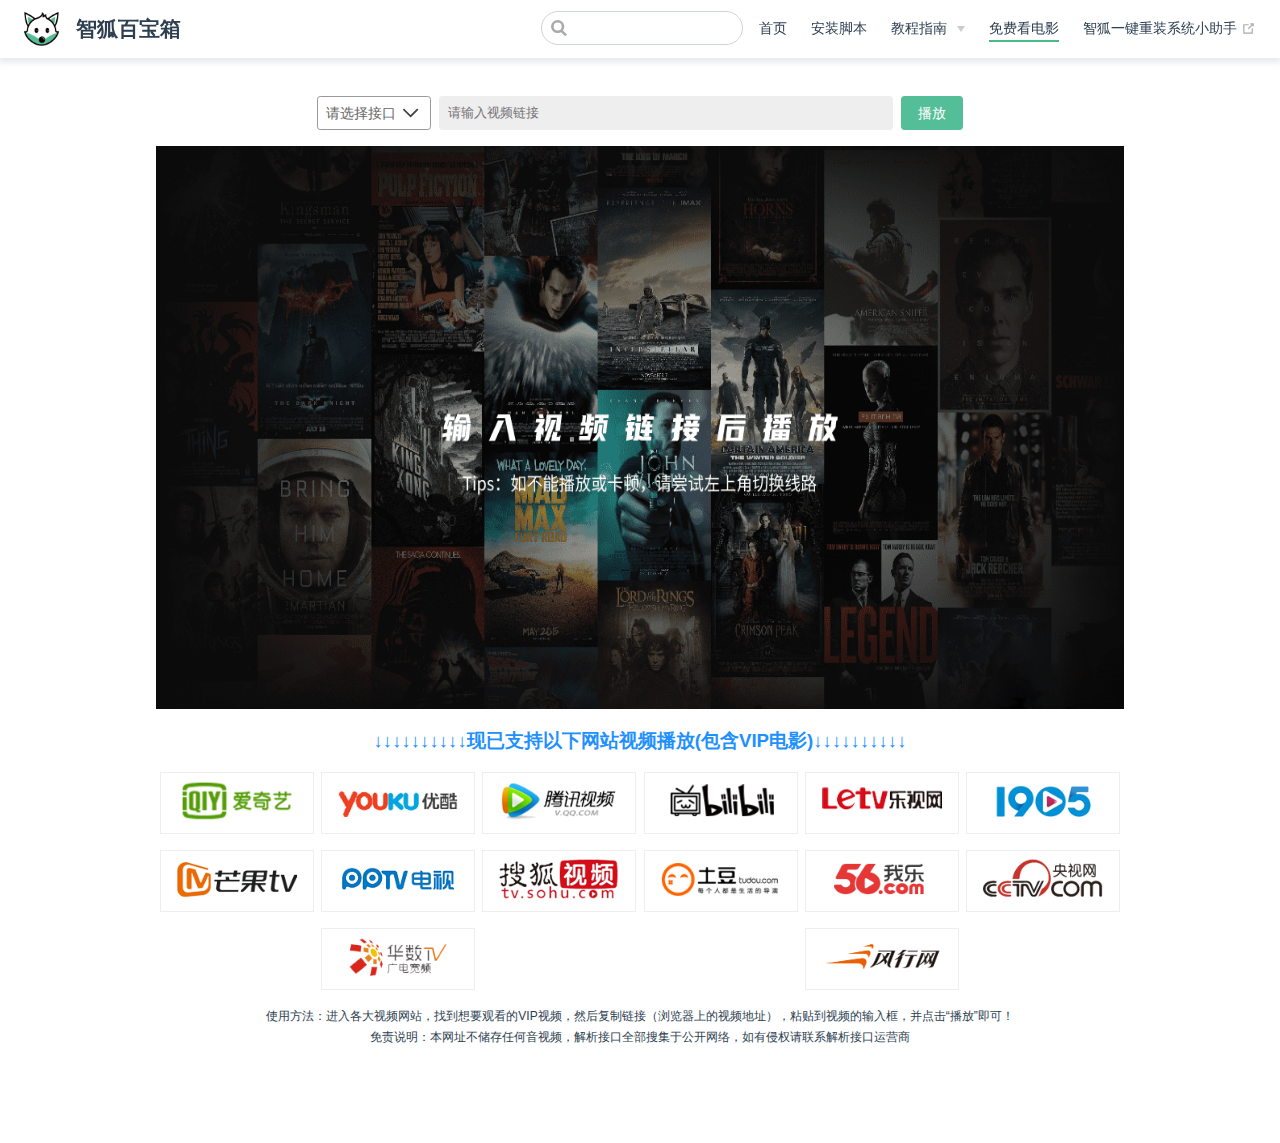
<file: player.html>
<!DOCTYPE html>
<html lang="en-US">
  <head>
    <meta charset="utf-8">
    <meta name="viewport" content="width=device-width,initial-scale=1">
    <title>智狐百宝箱</title>
    <meta name="generator" content="VuePress 1.9.7">
    <link rel="icon" href="/logo.png">
    <script>
	var _hmt = _hmt || [];
    (function() {
    var hm = document.createElement("script");
    hm.src = "https://hm.baidu.com/hm.js?c7ceb59ab32f39f27e928105876bbd34";
    var s = document.getElementsByTagName("script")[0]; 
    s.parentNode.insertBefore(hm, s);
    })();
	 </script>
    <script data-ad-client="ca-pub-7372682243948379" async="true" src="https://pagead2.googlesyndication.com/pagead/js/adsbygoogle.js"></script>
    <meta name="description" content="油猴脚本，greasyfork.org，百度文库文档免费下载，全网VIP视频解析无广告播放，支持B站大会员番剧、视频批量下载，全网独创自由选择自动解析接口|短视频无水印下载|淘宝、天猫、京东优惠券查询">
    
    <link rel="preload" href="/assets/css/0.styles.c6ec1825.css" as="style"><link rel="preload" href="/assets/js/app.c62d8f0b.js" as="script"><link rel="preload" href="/assets/js/2.ef1186b0.js" as="script"><link rel="preload" href="/assets/js/3.480edbaa.js" as="script"><link rel="prefetch" href="/assets/js/10.b3722503.js"><link rel="prefetch" href="/assets/js/11.4fe23131.js"><link rel="prefetch" href="/assets/js/12.8bf56343.js"><link rel="prefetch" href="/assets/js/13.3c384258.js"><link rel="prefetch" href="/assets/js/14.d8205151.js"><link rel="prefetch" href="/assets/js/15.2e3418a4.js"><link rel="prefetch" href="/assets/js/16.95e5336f.js"><link rel="prefetch" href="/assets/js/17.6efc07f5.js"><link rel="prefetch" href="/assets/js/18.83c0a5d6.js"><link rel="prefetch" href="/assets/js/19.20fd60ec.js"><link rel="prefetch" href="/assets/js/20.482cb277.js"><link rel="prefetch" href="/assets/js/21.4cc15245.js"><link rel="prefetch" href="/assets/js/22.d5c0c2cc.js"><link rel="prefetch" href="/assets/js/23.e5f22b48.js"><link rel="prefetch" href="/assets/js/24.70adf4b7.js"><link rel="prefetch" href="/assets/js/4.12cbd420.js"><link rel="prefetch" href="/assets/js/5.fd08232b.js"><link rel="prefetch" href="/assets/js/6.7dd43dd7.js"><link rel="prefetch" href="/assets/js/7.ca5b9b31.js"><link rel="prefetch" href="/assets/js/8.d556e98f.js"><link rel="prefetch" href="/assets/js/9.3d9ea9ea.js">
    <link rel="stylesheet" href="/assets/css/0.styles.c6ec1825.css">
  </head>
  <body>
    <div id="app" data-server-rendered="true"><div class="theme-container no-sidebar"><header class="navbar"><div class="sidebar-button"><svg xmlns="http://www.w3.org/2000/svg" aria-hidden="true" role="img" viewBox="0 0 448 512" class="icon"><path fill="currentColor" d="M436 124H12c-6.627 0-12-5.373-12-12V80c0-6.627 5.373-12 12-12h424c6.627 0 12 5.373 12 12v32c0 6.627-5.373 12-12 12zm0 160H12c-6.627 0-12-5.373-12-12v-32c0-6.627 5.373-12 12-12h424c6.627 0 12 5.373 12 12v32c0 6.627-5.373 12-12 12zm0 160H12c-6.627 0-12-5.373-12-12v-32c0-6.627 5.373-12 12-12h424c6.627 0 12 5.373 12 12v32c0 6.627-5.373 12-12 12z"></path></svg></div> <a href="/" class="home-link router-link-active"><img src="/logo.png" alt="智狐百宝箱" class="logo"> <span class="site-name can-hide">智狐百宝箱</span></a> <div class="links"><div class="search-box"><input aria-label="Search" autocomplete="off" spellcheck="false" value=""> <!----></div> <nav class="nav-links can-hide"><div class="nav-item"><a href="/" class="nav-link">
    首页
  </a></div><div class="nav-item"><a href="/install/video.html" class="nav-link">
    安装脚本
  </a></div><div class="nav-item"><div class="dropdown-wrapper"><button type="button" aria-label="教程指南" class="dropdown-title"><span class="title">教程指南</span> <span class="arrow down"></span></button> <button type="button" aria-label="教程指南" class="mobile-dropdown-title"><span class="title">教程指南</span> <span class="arrow right"></span></button> <ul class="nav-dropdown" style="display:none;"><li class="dropdown-item"><!----> <a href="/help/video/Video.html" class="nav-link">
    全网VIP视频脚本
  </a></li><li class="dropdown-item"><!----> <a href="/help/wenku/down.html" class="nav-link">
    百度文库脚本
  </a></li><li class="dropdown-item"><!----> <a href="/help/kuake/browser.html" class="nav-link">
    夸克直链下载脚本
  </a></li></ul></div></div><div class="nav-item"><a href="/player.html" aria-current="page" class="nav-link router-link-exact-active router-link-active">
    免费看电影
  </a></div><div class="nav-item"><a href="https://www.zhihupe.com" target="_blank" rel="noopener noreferrer" class="nav-link external">
    智狐一键重装系统小助手
    <span><svg xmlns="http://www.w3.org/2000/svg" aria-hidden="true" focusable="false" x="0px" y="0px" viewBox="0 0 100 100" width="15" height="15" class="icon outbound"><path fill="currentColor" d="M18.8,85.1h56l0,0c2.2,0,4-1.8,4-4v-32h-8v28h-48v-48h28v-8h-32l0,0c-2.2,0-4,1.8-4,4v56C14.8,83.3,16.6,85.1,18.8,85.1z"></path> <polygon fill="currentColor" points="45.7,48.7 51.3,54.3 77.2,28.5 77.2,37.2 85.2,37.2 85.2,14.9 62.8,14.9 62.8,22.9 71.5,22.9"></polygon></svg> <span class="sr-only">(opens new window)</span></span></a></div> <!----></nav></div></header> <div class="sidebar-mask"></div> <aside class="sidebar"><nav class="nav-links"><div class="nav-item"><a href="/" class="nav-link">
    首页
  </a></div><div class="nav-item"><a href="/install/video.html" class="nav-link">
    安装脚本
  </a></div><div class="nav-item"><div class="dropdown-wrapper"><button type="button" aria-label="教程指南" class="dropdown-title"><span class="title">教程指南</span> <span class="arrow down"></span></button> <button type="button" aria-label="教程指南" class="mobile-dropdown-title"><span class="title">教程指南</span> <span class="arrow right"></span></button> <ul class="nav-dropdown" style="display:none;"><li class="dropdown-item"><!----> <a href="/help/video/Video.html" class="nav-link">
    全网VIP视频脚本
  </a></li><li class="dropdown-item"><!----> <a href="/help/wenku/down.html" class="nav-link">
    百度文库脚本
  </a></li><li class="dropdown-item"><!----> <a href="/help/kuake/browser.html" class="nav-link">
    夸克直链下载脚本
  </a></li></ul></div></div><div class="nav-item"><a href="/player.html" aria-current="page" class="nav-link router-link-exact-active router-link-active">
    免费看电影
  </a></div><div class="nav-item"><a href="https://www.zhihupe.com" target="_blank" rel="noopener noreferrer" class="nav-link external">
    智狐一键重装系统小助手
    <span><svg xmlns="http://www.w3.org/2000/svg" aria-hidden="true" focusable="false" x="0px" y="0px" viewBox="0 0 100 100" width="15" height="15" class="icon outbound"><path fill="currentColor" d="M18.8,85.1h56l0,0c2.2,0,4-1.8,4-4v-32h-8v28h-48v-48h28v-8h-32l0,0c-2.2,0-4,1.8-4,4v56C14.8,83.3,16.6,85.1,18.8,85.1z"></path> <polygon fill="currentColor" points="45.7,48.7 51.3,54.3 77.2,28.5 77.2,37.2 85.2,37.2 85.2,14.9 62.8,14.9 62.8,22.9 71.5,22.9"></polygon></svg> <span class="sr-only">(opens new window)</span></span></a></div> <!----></nav>  <!----> </aside> <div class="play-main"><div class="inu-line"><div class="selectBox"><div class="selectBox_show"><i class="icon icon_arrowDown"></i> <p title="请选择">请选择接口</p> <input type="hidden" name="unit"></div> <div class="selectBox_list" style="display:none;"><div class="selectBox_listLi active">
                        请选择接口
                    </div><div class="selectBox_listLi">
                        m3u8解析
                    </div><div class="selectBox_listLi">
                        1907解析
                    </div><div class="selectBox_listLi">
                        Player-JY
                    </div><div class="selectBox_listLi">
                        OK解析
                    </div><div class="selectBox_listLi">
                        虾米解析
                    </div><div class="selectBox_listLi">
                        BL解析
                    </div><div class="selectBox_listLi">
                        Parwix解析
                    </div><div class="selectBox_listLi">
                        盘古解析
                    </div><div class="selectBox_listLi">
                        夜幕解析
                    </div><div class="selectBox_listLi">
                        乐多解析
                    </div><div class="selectBox_listLi">
                        云解析
                    </div><div class="selectBox_listLi">
                        人人迷解析
                    </div><div class="selectBox_listLi">
                        mmkv解析
                    </div><div class="selectBox_listLi">
                        千禧解析
                    </div><div class="selectBox_listLi">
                        ckplayer解析
                    </div><div class="selectBox_listLi">
                        ckmov解析
                    </div><div class="selectBox_listLi">
                        1717解析
                    </div><div class="selectBox_listLi">
                        H8解析
                    </div><div class="selectBox_listLi">
                        解析啦
                    </div><div class="selectBox_listLi">
                        MaoPlayer
                    </div><div class="selectBox_listLi">
                        老板解析
                    </div><div class="selectBox_listLi">
                        盖世解析
                    </div><div class="selectBox_listLi">
                        盘古云解析
                    </div><div class="selectBox_listLi">
                        CK解析
                    </div><div class="selectBox_listLi">
                        4K解析
                    </div><div class="selectBox_listLi">
                        YP解析
                    </div><div class="selectBox_listLi">
                        8090解析
                    </div><div class="selectBox_listLi">
                        Playm3u8解析
                    </div><div class="selectBox_listLi">
                        无名解析
                    </div><div class="selectBox_listLi">
                        思古解析
                    </div></div></div> <input placeholder="请输入视频链接" value=""> <bottom class="btn">播放</bottom></div> <div class="player"><img src="/images/1.png" style="-webkit-user-select: none;"></div> <strong><p style="color: rgb(30, 144, 255); font-size: 14pt; text-align: center;margin:1rem;">
                ↓↓↓↓↓↓↓↓↓↓现已支持以下网站视频播放(包含VIP电影)↓↓↓↓↓↓↓↓↓↓</p></strong> <div class="logos_lists"><div><a href="https://www.iqiyi.com/" target="_blank"><img src="/images/tv_logo/iqiyilogo.png"></a></div> <div><a href="https://www.youku.com/" target="_blank"><img src="/images/tv_logo/youkulogo.png"></a></div> <div><a href="http://v.qq.com/" target="_blank"><img src="/images/tv_logo/qqlogo.png"></a></div> <div><a href="http://www.bilibili.com/" target="_blank"><img src="/images/tv_logo/bilibili.png"></a></div> <div><a href="http://www.le.com/" target="_blank"><img src="/images/tv_logo/letvlogo.png"></a></div> <div><a href="https://www.1905.com/vod/" target="_blank"><img src="/images/tv_logo/1905logo.png"></a></div> <div><a href="http://www.mgtv.com/" target="_blank"><img src="/images/tv_logo/hunantvlogo.png"></a></div> <div><a href="http://www.pptv.com/" target="_blank"><img src="/images/tv_logo/pptv.png"></a></div> <div><a href="http://tv.sohu.com/" target="_blank"><img src="/images/tv_logo/sohulogo.png"></a></div> <div><a href="http://www.tudou.com/" target="_blank"><img src="/images/tv_logo/tudoulogo.png"></a></div> <div><a href="http://www.56.com/" target="_blank"><img src="/images/tv_logo/56logo.png"></a></div> <div><a href="https://tv.cctv.com/" target="_blank"><img src="/images/tv_logo/cntvlogo.png"></a></div> <div><a href="http://www.wasu.cn/" target="_blank"><img src="/images/tv_logo/wasulogo.png"></a></div> <div><a href="http://www.fun.tv/" target="_blank"><img src="/images/tv_logo/fengxing.png"></a></div></div> <p style="font-size:12px;text-align:center;margin: 0 1rem;">
            使用方法：进入各大视频网站，找到想要观看的VIP视频，然后复制链接（浏览器上的视频地址），粘贴到视频的输入框，并点击“播放”即可！</p> <p style="font-size:12px;text-align:center;margin: 0 1rem;">免责说明：本网址不储存任何音视频，解析接口全部搜集于公开网络，如有侵权请联系解析接口运营商</p></div></div><div class="global-ui"></div></div>
    <script src="/assets/js/app.c62d8f0b.js" defer></script><script src="/assets/js/2.ef1186b0.js" defer></script><script src="/assets/js/3.480edbaa.js" defer></script>
  </body>
</html>
</file>
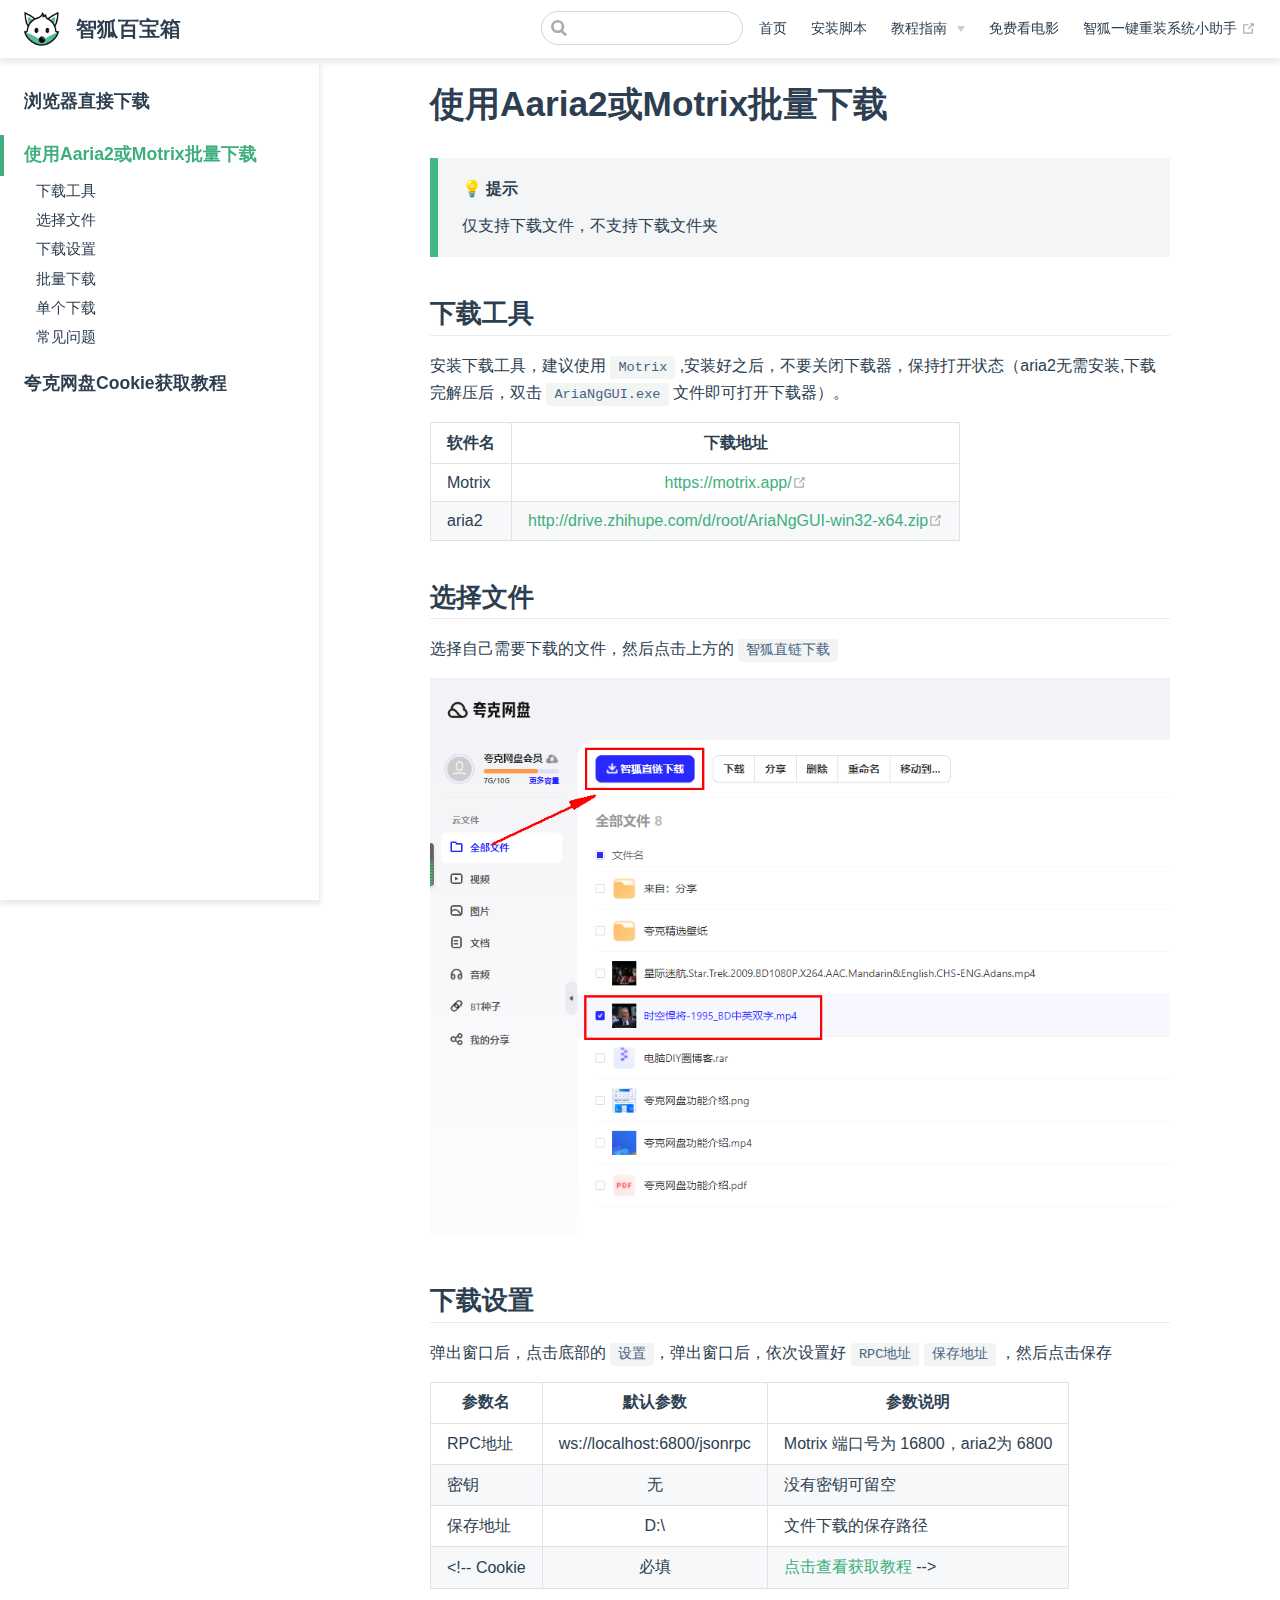
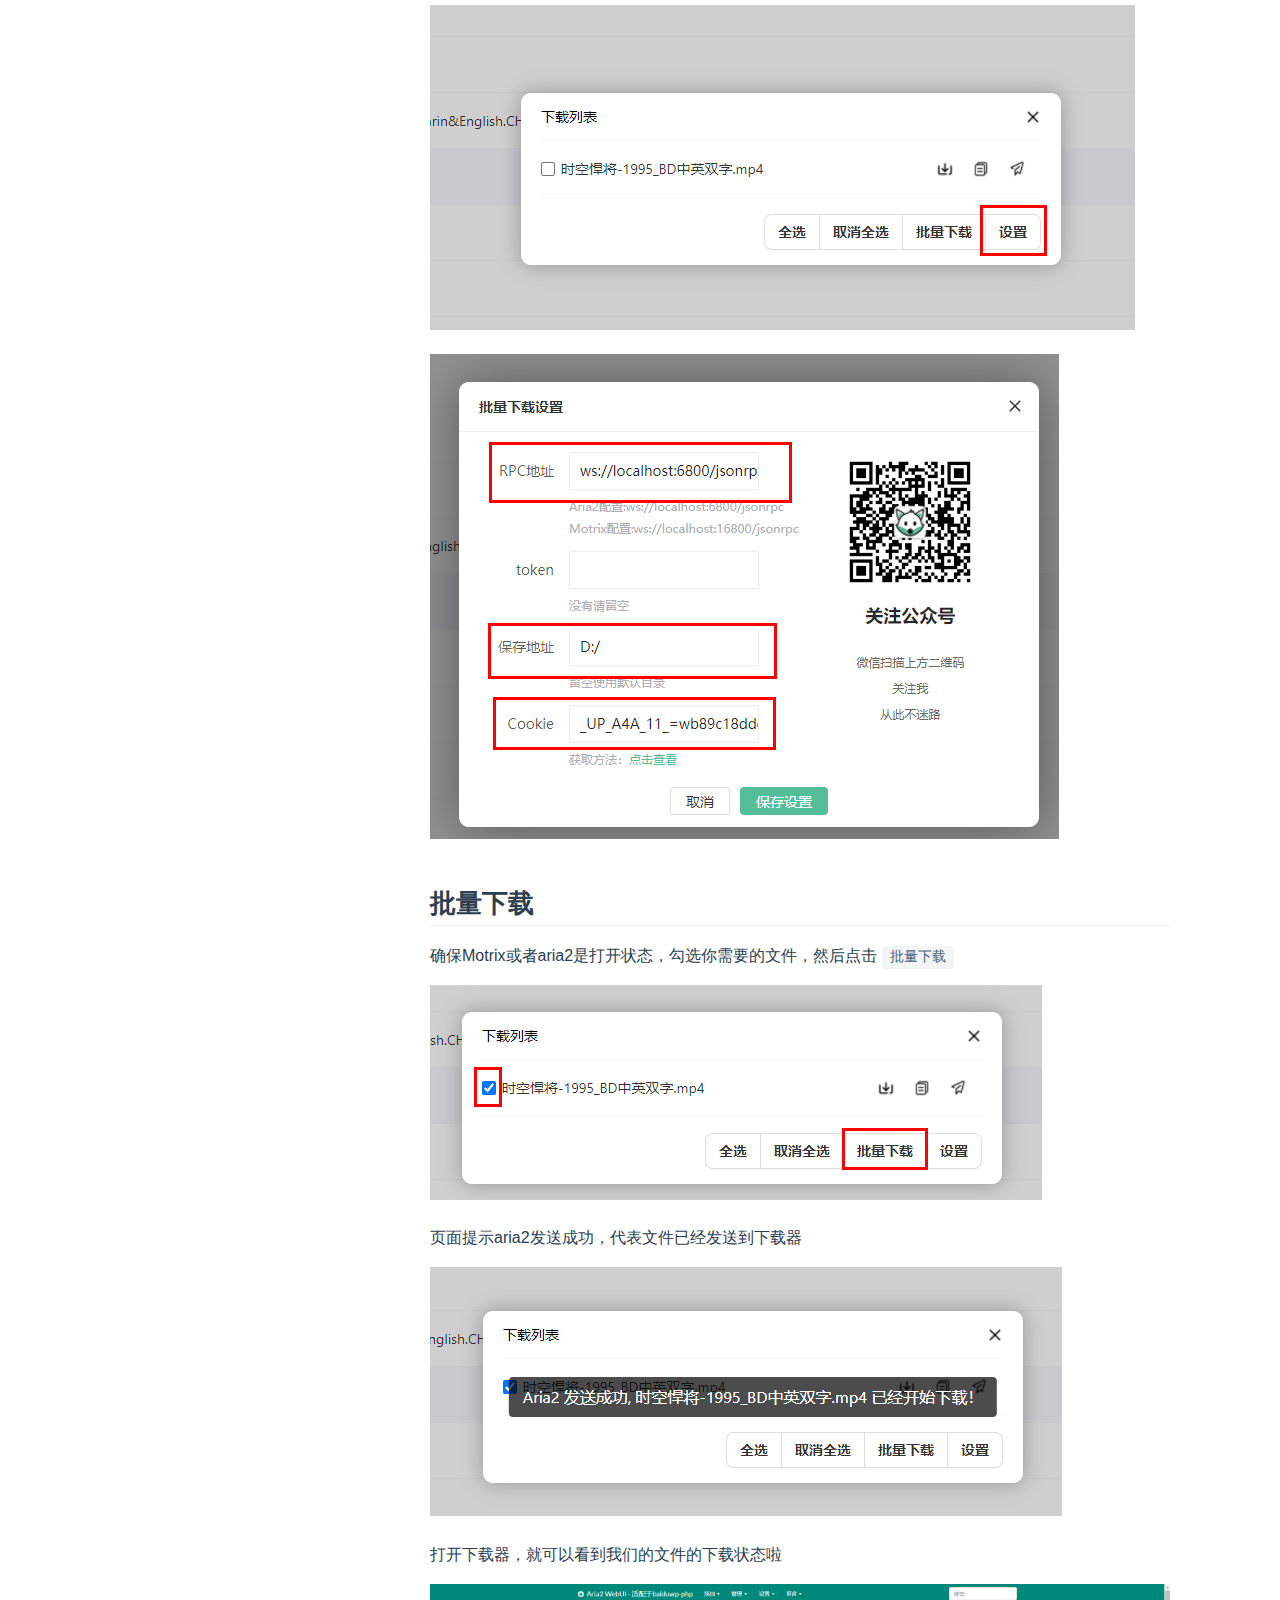
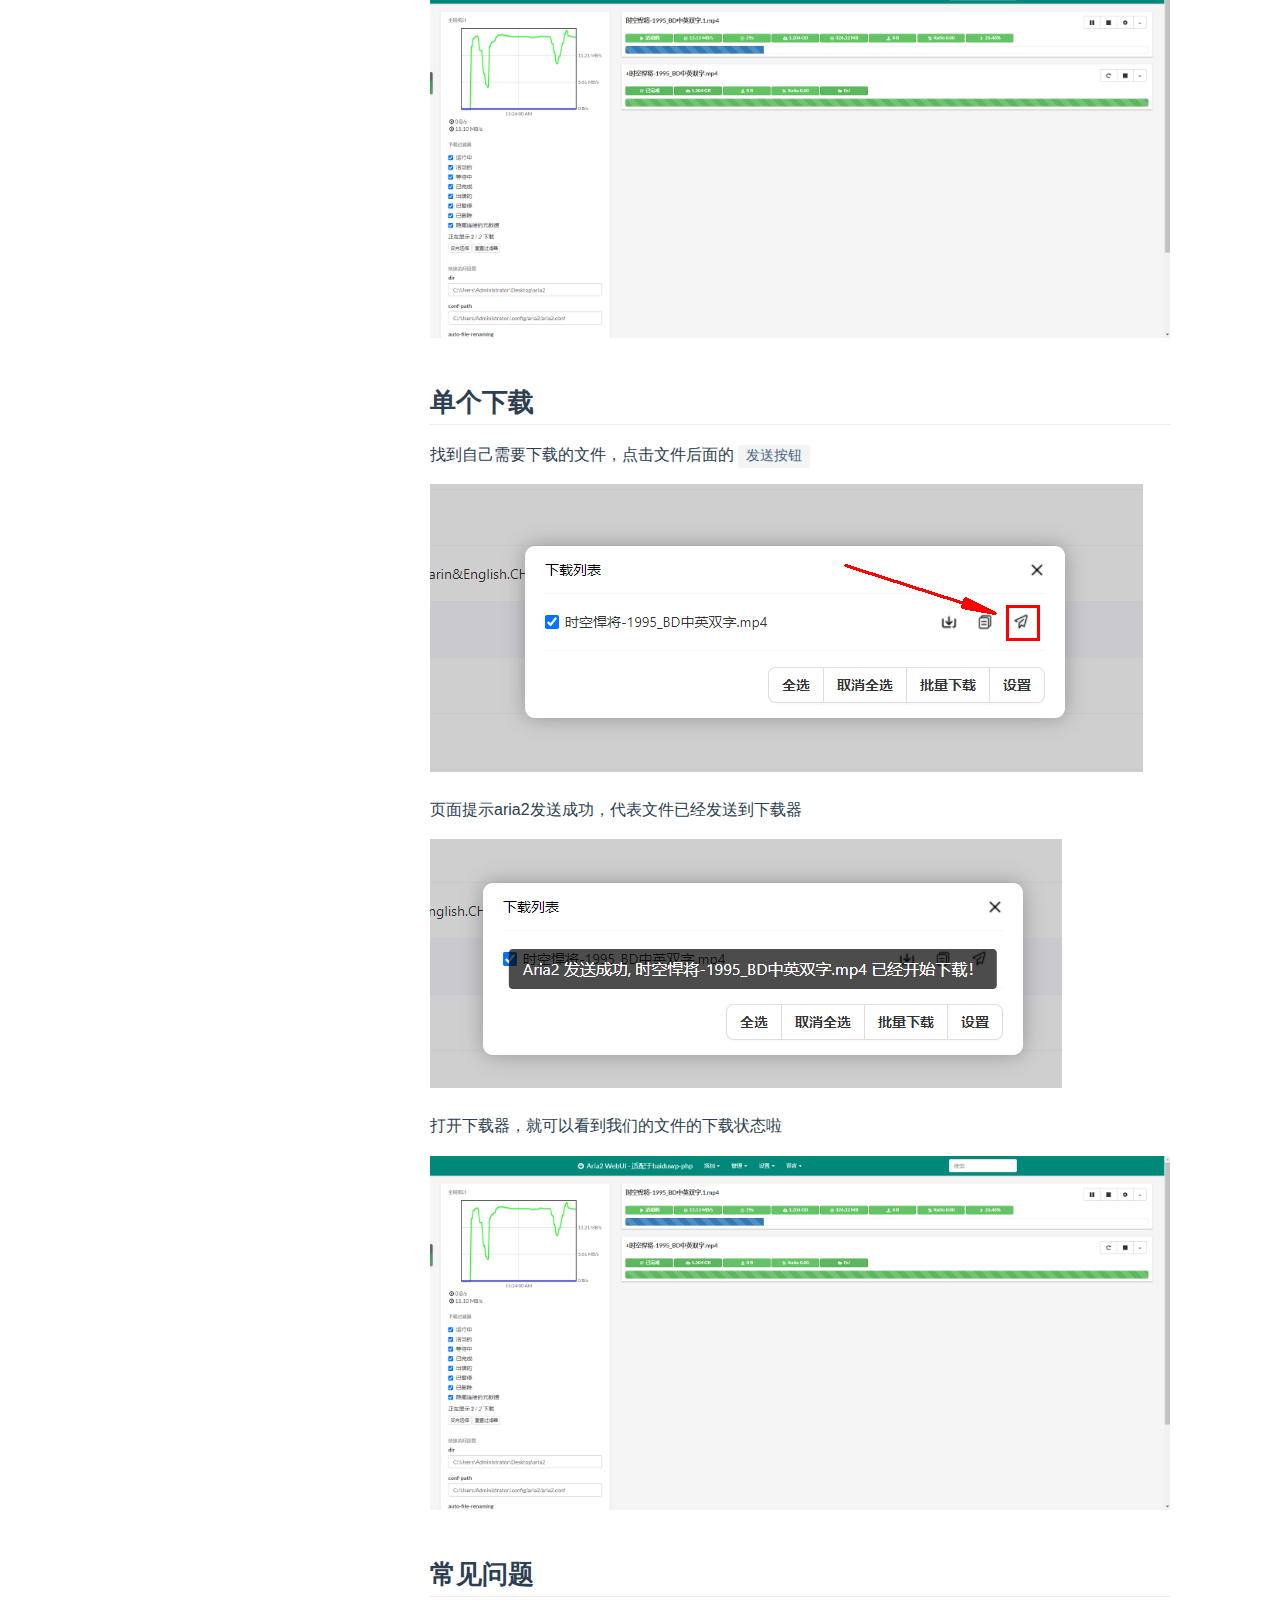
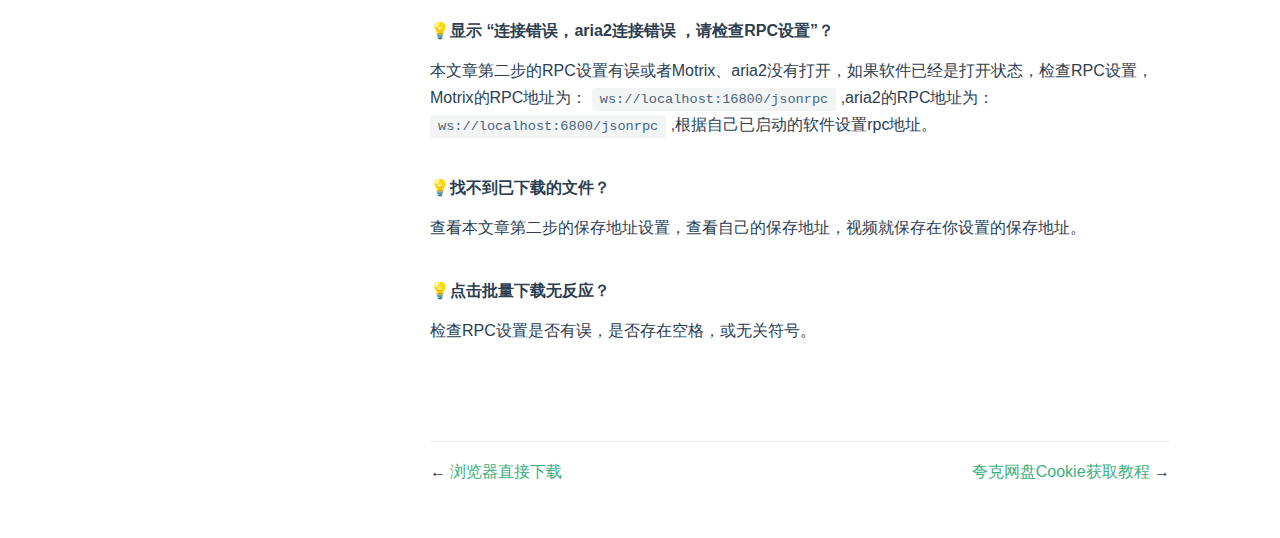
<file: help/kuake/aria.html>
<!DOCTYPE html>
<html lang="en-US">
  <head>
    <meta charset="utf-8">
    <meta name="viewport" content="width=device-width,initial-scale=1">
    <title>使用Aaria2或Motrix批量下载 | 智狐百宝箱</title>
    <meta name="generator" content="VuePress 1.9.7">
    <link rel="icon" href="/logo.png">
    <script>
	var _hmt = _hmt || [];
    (function() {
    var hm = document.createElement("script");
    hm.src = "https://hm.baidu.com/hm.js?c7ceb59ab32f39f27e928105876bbd34";
    var s = document.getElementsByTagName("script")[0]; 
    s.parentNode.insertBefore(hm, s);
    })();
	 </script>
    <script data-ad-client="ca-pub-7372682243948379" async="true" src="https://pagead2.googlesyndication.com/pagead/js/adsbygoogle.js"></script>
    <meta name="description" content="油猴脚本，greasyfork.org，百度文库文档免费下载，全网VIP视频解析无广告播放，支持B站大会员番剧、视频批量下载，全网独创自由选择自动解析接口|短视频无水印下载|淘宝、天猫、京东优惠券查询">
    
    <link rel="preload" href="/assets/css/0.styles.c6ec1825.css" as="style"><link rel="preload" href="/assets/js/app.c62d8f0b.js" as="script"><link rel="preload" href="/assets/js/2.ef1186b0.js" as="script"><link rel="preload" href="/assets/js/13.3c384258.js" as="script"><link rel="prefetch" href="/assets/js/10.b3722503.js"><link rel="prefetch" href="/assets/js/11.4fe23131.js"><link rel="prefetch" href="/assets/js/12.8bf56343.js"><link rel="prefetch" href="/assets/js/14.d8205151.js"><link rel="prefetch" href="/assets/js/15.2e3418a4.js"><link rel="prefetch" href="/assets/js/16.95e5336f.js"><link rel="prefetch" href="/assets/js/17.6efc07f5.js"><link rel="prefetch" href="/assets/js/18.83c0a5d6.js"><link rel="prefetch" href="/assets/js/19.20fd60ec.js"><link rel="prefetch" href="/assets/js/20.482cb277.js"><link rel="prefetch" href="/assets/js/21.4cc15245.js"><link rel="prefetch" href="/assets/js/22.d5c0c2cc.js"><link rel="prefetch" href="/assets/js/23.e5f22b48.js"><link rel="prefetch" href="/assets/js/24.70adf4b7.js"><link rel="prefetch" href="/assets/js/3.480edbaa.js"><link rel="prefetch" href="/assets/js/4.12cbd420.js"><link rel="prefetch" href="/assets/js/5.fd08232b.js"><link rel="prefetch" href="/assets/js/6.7dd43dd7.js"><link rel="prefetch" href="/assets/js/7.ca5b9b31.js"><link rel="prefetch" href="/assets/js/8.d556e98f.js"><link rel="prefetch" href="/assets/js/9.3d9ea9ea.js">
    <link rel="stylesheet" href="/assets/css/0.styles.c6ec1825.css">
  </head>
  <body>
    <div id="app" data-server-rendered="true"><div class="theme-container"><header class="navbar"><div class="sidebar-button"><svg xmlns="http://www.w3.org/2000/svg" aria-hidden="true" role="img" viewBox="0 0 448 512" class="icon"><path fill="currentColor" d="M436 124H12c-6.627 0-12-5.373-12-12V80c0-6.627 5.373-12 12-12h424c6.627 0 12 5.373 12 12v32c0 6.627-5.373 12-12 12zm0 160H12c-6.627 0-12-5.373-12-12v-32c0-6.627 5.373-12 12-12h424c6.627 0 12 5.373 12 12v32c0 6.627-5.373 12-12 12zm0 160H12c-6.627 0-12-5.373-12-12v-32c0-6.627 5.373-12 12-12h424c6.627 0 12 5.373 12 12v32c0 6.627-5.373 12-12 12z"></path></svg></div> <a href="/" class="home-link router-link-active"><img src="/logo.png" alt="智狐百宝箱" class="logo"> <span class="site-name can-hide">智狐百宝箱</span></a> <div class="links"><div class="search-box"><input aria-label="Search" autocomplete="off" spellcheck="false" value=""> <!----></div> <nav class="nav-links can-hide"><div class="nav-item"><a href="/" class="nav-link">
    首页
  </a></div><div class="nav-item"><a href="/install/video.html" class="nav-link">
    安装脚本
  </a></div><div class="nav-item"><div class="dropdown-wrapper"><button type="button" aria-label="教程指南" class="dropdown-title"><span class="title">教程指南</span> <span class="arrow down"></span></button> <button type="button" aria-label="教程指南" class="mobile-dropdown-title"><span class="title">教程指南</span> <span class="arrow right"></span></button> <ul class="nav-dropdown" style="display:none;"><li class="dropdown-item"><!----> <a href="/help/video/Video.html" class="nav-link">
    全网VIP视频脚本
  </a></li><li class="dropdown-item"><!----> <a href="/help/wenku/down.html" class="nav-link">
    百度文库脚本
  </a></li><li class="dropdown-item"><!----> <a href="/help/kuake/browser.html" class="nav-link">
    夸克直链下载脚本
  </a></li></ul></div></div><div class="nav-item"><a href="/player.html" class="nav-link">
    免费看电影
  </a></div><div class="nav-item"><a href="https://www.zhihupe.com" target="_blank" rel="noopener noreferrer" class="nav-link external">
    智狐一键重装系统小助手
    <span><svg xmlns="http://www.w3.org/2000/svg" aria-hidden="true" focusable="false" x="0px" y="0px" viewBox="0 0 100 100" width="15" height="15" class="icon outbound"><path fill="currentColor" d="M18.8,85.1h56l0,0c2.2,0,4-1.8,4-4v-32h-8v28h-48v-48h28v-8h-32l0,0c-2.2,0-4,1.8-4,4v56C14.8,83.3,16.6,85.1,18.8,85.1z"></path> <polygon fill="currentColor" points="45.7,48.7 51.3,54.3 77.2,28.5 77.2,37.2 85.2,37.2 85.2,14.9 62.8,14.9 62.8,22.9 71.5,22.9"></polygon></svg> <span class="sr-only">(opens new window)</span></span></a></div> <!----></nav></div></header> <div class="sidebar-mask"></div> <aside class="sidebar"><nav class="nav-links"><div class="nav-item"><a href="/" class="nav-link">
    首页
  </a></div><div class="nav-item"><a href="/install/video.html" class="nav-link">
    安装脚本
  </a></div><div class="nav-item"><div class="dropdown-wrapper"><button type="button" aria-label="教程指南" class="dropdown-title"><span class="title">教程指南</span> <span class="arrow down"></span></button> <button type="button" aria-label="教程指南" class="mobile-dropdown-title"><span class="title">教程指南</span> <span class="arrow right"></span></button> <ul class="nav-dropdown" style="display:none;"><li class="dropdown-item"><!----> <a href="/help/video/Video.html" class="nav-link">
    全网VIP视频脚本
  </a></li><li class="dropdown-item"><!----> <a href="/help/wenku/down.html" class="nav-link">
    百度文库脚本
  </a></li><li class="dropdown-item"><!----> <a href="/help/kuake/browser.html" class="nav-link">
    夸克直链下载脚本
  </a></li></ul></div></div><div class="nav-item"><a href="/player.html" class="nav-link">
    免费看电影
  </a></div><div class="nav-item"><a href="https://www.zhihupe.com" target="_blank" rel="noopener noreferrer" class="nav-link external">
    智狐一键重装系统小助手
    <span><svg xmlns="http://www.w3.org/2000/svg" aria-hidden="true" focusable="false" x="0px" y="0px" viewBox="0 0 100 100" width="15" height="15" class="icon outbound"><path fill="currentColor" d="M18.8,85.1h56l0,0c2.2,0,4-1.8,4-4v-32h-8v28h-48v-48h28v-8h-32l0,0c-2.2,0-4,1.8-4,4v56C14.8,83.3,16.6,85.1,18.8,85.1z"></path> <polygon fill="currentColor" points="45.7,48.7 51.3,54.3 77.2,28.5 77.2,37.2 85.2,37.2 85.2,14.9 62.8,14.9 62.8,22.9 71.5,22.9"></polygon></svg> <span class="sr-only">(opens new window)</span></span></a></div> <!----></nav>  <ul class="sidebar-links"><li><a href="/help/kuake/browser.html" class="sidebar-link">浏览器直接下载</a></li><li><a href="/help/kuake/aria.html" aria-current="page" class="active sidebar-link">使用Aaria2或Motrix批量下载</a><ul class="sidebar-sub-headers"><li class="sidebar-sub-header"><a href="/help/kuake/aria.html#下载工具" class="sidebar-link">下载工具</a></li><li class="sidebar-sub-header"><a href="/help/kuake/aria.html#选择文件" class="sidebar-link">选择文件</a></li><li class="sidebar-sub-header"><a href="/help/kuake/aria.html#下载设置" class="sidebar-link">下载设置</a></li><li class="sidebar-sub-header"><a href="/help/kuake/aria.html#批量下载" class="sidebar-link">批量下载</a></li><li class="sidebar-sub-header"><a href="/help/kuake/aria.html#单个下载" class="sidebar-link">单个下载</a></li><li class="sidebar-sub-header"><a href="/help/kuake/aria.html#常见问题" class="sidebar-link">常见问题</a></li></ul></li><li><a href="/help/kuake/cookie.html" class="sidebar-link">夸克网盘Cookie获取教程</a></li></ul> </aside> <main class="page"> <div class="theme-default-content content__default"><h1 id="使用aaria2或motrix批量下载"><a href="#使用aaria2或motrix批量下载" class="header-anchor">#</a> 使用Aaria2或Motrix批量下载</h1> <div class="custom-block tip"><p class="custom-block-title">💡 提示</p> <p>仅支持下载文件，不支持下载文件夹</p></div> <h2 id="下载工具"><a href="#下载工具" class="header-anchor">#</a> 下载工具</h2> <p>安装下载工具，建议使用 <code>Motrix</code> ,安装好之后，不要关闭下载器，保持打开状态（aria2无需安装,下载完解压后，双击 <code>AriaNgGUI.exe</code> 文件即可打开下载器）。</p> <table><thead><tr><th>软件名</th> <th style="text-align:center;">下载地址</th></tr></thead> <tbody><tr><td>Motrix</td> <td style="text-align:center;"><a href="https://motrix.app/" target="_blank" rel="noopener noreferrer">https://motrix.app/<span><svg xmlns="http://www.w3.org/2000/svg" aria-hidden="true" focusable="false" x="0px" y="0px" viewBox="0 0 100 100" width="15" height="15" class="icon outbound"><path fill="currentColor" d="M18.8,85.1h56l0,0c2.2,0,4-1.8,4-4v-32h-8v28h-48v-48h28v-8h-32l0,0c-2.2,0-4,1.8-4,4v56C14.8,83.3,16.6,85.1,18.8,85.1z"></path> <polygon fill="currentColor" points="45.7,48.7 51.3,54.3 77.2,28.5 77.2,37.2 85.2,37.2 85.2,14.9 62.8,14.9 62.8,22.9 71.5,22.9"></polygon></svg> <span class="sr-only">(opens new window)</span></span></a></td></tr> <tr><td>aria2</td> <td style="text-align:center;"><a href="http://drive.zhihupe.com/d/root/AriaNgGUI-win32-x64.zip" target="_blank" rel="noopener noreferrer">http://drive.zhihupe.com/d/root/AriaNgGUI-win32-x64.zip<span><svg xmlns="http://www.w3.org/2000/svg" aria-hidden="true" focusable="false" x="0px" y="0px" viewBox="0 0 100 100" width="15" height="15" class="icon outbound"><path fill="currentColor" d="M18.8,85.1h56l0,0c2.2,0,4-1.8,4-4v-32h-8v28h-48v-48h28v-8h-32l0,0c-2.2,0-4,1.8-4,4v56C14.8,83.3,16.6,85.1,18.8,85.1z"></path> <polygon fill="currentColor" points="45.7,48.7 51.3,54.3 77.2,28.5 77.2,37.2 85.2,37.2 85.2,14.9 62.8,14.9 62.8,22.9 71.5,22.9"></polygon></svg> <span class="sr-only">(opens new window)</span></span></a></td></tr></tbody></table> <h2 id="选择文件"><a href="#选择文件" class="header-anchor">#</a> 选择文件</h2> <p>选择自己需要下载的文件，然后点击上方的 <code>智狐直链下载</code></p> <p><img src="/images/kk.png" alt="Aaria2或Motrix批量下载"></p> <h2 id="下载设置"><a href="#下载设置" class="header-anchor">#</a> 下载设置</h2> <p>弹出窗口后，点击底部的 <code>设置</code>，弹出窗口后，依次设置好 <code>RPC地址</code> <code>保存地址</code> ，然后点击保存</p> <table><thead><tr><th>参数名</th> <th style="text-align:center;">默认参数</th> <th>参数说明</th></tr></thead> <tbody><tr><td>RPC地址</td> <td style="text-align:center;">ws://localhost:6800/jsonrpc</td> <td>Motrix 端口号为 16800，aria2为 6800</td></tr> <tr><td>密钥</td> <td style="text-align:center;">无</td> <td>没有密钥可留空</td></tr> <tr><td>保存地址</td> <td style="text-align:center;">D:\</td> <td>文件下载的保存路径</td></tr> <tr><td>&lt;!--  Cookie</td> <td style="text-align:center;">必填</td> <td><a href="/help/kuake/cookie.html">点击查看获取教程</a> --&gt;</td></tr></tbody></table> <p><img src="/images/kk3.png" alt="Aaria2或Motrix批量下载"></p> <p><img src="/images/kk4.png" alt="Aaria2或Motrix批量下载"></p> <h2 id="批量下载"><a href="#批量下载" class="header-anchor">#</a> 批量下载</h2> <p>确保Motrix或者aria2是打开状态，勾选你需要的文件，然后点击 <code>批量下载</code></p> <p><img src="/images/kk5.png" alt="Aaria2或Motrix批量下载"></p> <p>页面提示aria2发送成功，代表文件已经发送到下载器</p> <p><img src="/images/kk6.png" alt="Aaria2或Motrix批量下载"></p> <p>打开下载器，就可以看到我们的文件的下载状态啦</p> <p><img src="/images/kk7.png" alt="Aaria2或Motrix批量下载"></p> <h2 id="单个下载"><a href="#单个下载" class="header-anchor">#</a> 单个下载</h2> <p>找到自己需要下载的文件，点击文件后面的 <code>发送按钮</code></p> <p><img src="/images/kk8.png" alt="Aaria2或Motrix批量下载"></p> <p>页面提示aria2发送成功，代表文件已经发送到下载器</p> <p><img src="/images/kk6.png" alt="Aaria2或Motrix批量下载"></p> <p>打开下载器，就可以看到我们的文件的下载状态啦</p> <p><img src="/images/kk7.png" alt="Aaria2或Motrix批量下载"></p> <h2 id="常见问题"><a href="#常见问题" class="header-anchor">#</a> 常见问题</h2> <h4 id="💡显示-连接错误-aria2连接错误-请检查rpc设置"><a href="#💡显示-连接错误-aria2连接错误-请检查rpc设置" class="header-anchor">#</a> 💡显示 “连接错误，aria2连接错误 ，请检查RPC设置”？</h4> <p>本文章第二步的RPC设置有误或者Motrix、aria2没有打开，如果软件已经是打开状态，检查RPC设置，Motrix的RPC地址为： <code>ws://localhost:16800/jsonrpc</code> ,aria2的RPC地址为： <code>ws://localhost:6800/jsonrpc</code> ,根据自己已启动的软件设置rpc地址。</p> <h4 id="💡找不到已下载的文件"><a href="#💡找不到已下载的文件" class="header-anchor">#</a> 💡找不到已下载的文件？</h4> <p>查看本文章第二步的保存地址设置，查看自己的保存地址，视频就保存在你设置的保存地址。</p> <h4 id="💡点击批量下载无反应"><a href="#💡点击批量下载无反应" class="header-anchor">#</a> 💡点击批量下载无反应？</h4> <p>检查RPC设置是否有误，是否存在空格，或无关符号。</p></div> <footer class="page-edit"><!----> <!----></footer> <div class="page-nav"><p class="inner"><span class="prev">
        ←
        <a href="/help/kuake/browser.html" class="prev">
          浏览器直接下载
        </a></span> <span class="next"><a href="/help/kuake/cookie.html">
          夸克网盘Cookie获取教程
        </a>
        →
      </span></p></div> </main></div><div class="global-ui"></div></div>
    <script src="/assets/js/app.c62d8f0b.js" defer></script><script src="/assets/js/2.ef1186b0.js" defer></script><script src="/assets/js/13.3c384258.js" defer></script>
  </body>
</html>
</file>
<file: assets/css/0.styles.c6ec1825.css>
.medium-zoom-overlay{z-index:100}.medium-zoom-overlay~img{z-index:101}code[class*=language-],pre[class*=language-]{color:#ccc;background:none;font-family:Consolas,Monaco,Andale Mono,Ubuntu Mono,monospace;font-size:1em;text-align:left;white-space:pre;word-spacing:normal;word-break:normal;word-wrap:normal;line-height:1.5;-moz-tab-size:4;-o-tab-size:4;tab-size:4;-webkit-hyphens:none;hyphens:none}pre[class*=language-]{padding:1em;margin:.5em 0;overflow:auto}:not(pre)>code[class*=language-],pre[class*=language-]{background:#2d2d2d}:not(pre)>code[class*=language-]{padding:.1em;border-radius:.3em;white-space:normal}.token.block-comment,.token.cdata,.token.comment,.token.doctype,.token.prolog{color:#999}.token.punctuation{color:#ccc}.token.attr-name,.token.deleted,.token.namespace,.token.tag{color:#e2777a}.token.function-name{color:#6196cc}.token.boolean,.token.function,.token.number{color:#f08d49}.token.class-name,.token.constant,.token.property,.token.symbol{color:#f8c555}.token.atrule,.token.builtin,.token.important,.token.keyword,.token.selector{color:#cc99cd}.token.attr-value,.token.char,.token.regex,.token.string,.token.variable{color:#7ec699}.token.entity,.token.operator,.token.url{color:#67cdcc}.token.bold,.token.important{font-weight:700}.token.italic{font-style:italic}.token.entity{cursor:help}.token.inserted{color:green}.theme-default-content code{color:#476582;padding:.25rem .5rem;margin:0;font-size:.85em;background-color:rgba(27,31,35,.05);border-radius:3px}.theme-default-content code .token.deleted{color:#ec5975}.theme-default-content code .token.inserted{color:#3eaf7c}.theme-default-content pre,.theme-default-content pre[class*=language-]{line-height:1.4;padding:1.25rem 1.5rem;margin:.85rem 0;background-color:#282c34;border-radius:6px;overflow:auto}.theme-default-content pre[class*=language-] code,.theme-default-content pre code{color:#fff;padding:0;background-color:transparent;border-radius:0}div[class*=language-]{position:relative;background-color:#282c34;border-radius:6px}div[class*=language-] .highlight-lines{-webkit-user-select:none;user-select:none;padding-top:1.3rem;position:absolute;top:0;left:0;width:100%;line-height:1.4}div[class*=language-] .highlight-lines .highlighted{background-color:rgba(0,0,0,.66)}div[class*=language-] pre,div[class*=language-] pre[class*=language-]{background:transparent;position:relative;z-index:1}div[class*=language-]:before{position:absolute;z-index:3;top:.8em;right:1em;font-size:.75rem;color:hsla(0,0%,100%,.4)}div[class*=language-]:not(.line-numbers-mode) .line-numbers-wrapper{display:none}div[class*=language-].line-numbers-mode .highlight-lines .highlighted{position:relative}div[class*=language-].line-numbers-mode .highlight-lines .highlighted:before{content:" ";position:absolute;z-index:3;left:0;top:0;display:block;width:3.5rem;height:100%;background-color:rgba(0,0,0,.66)}div[class*=language-].line-numbers-mode pre{padding-left:4.5rem;vertical-align:middle}div[class*=language-].line-numbers-mode .line-numbers-wrapper{position:absolute;top:0;width:3.5rem;text-align:center;color:hsla(0,0%,100%,.3);padding:1.25rem 0;line-height:1.4}div[class*=language-].line-numbers-mode .line-numbers-wrapper br{-webkit-user-select:none;user-select:none}div[class*=language-].line-numbers-mode .line-numbers-wrapper .line-number{position:relative;z-index:4;-webkit-user-select:none;user-select:none;font-size:.85em}div[class*=language-].line-numbers-mode:after{content:"";position:absolute;z-index:2;top:0;left:0;width:3.5rem;height:100%;border-radius:6px 0 0 6px;border-right:1px solid rgba(0,0,0,.66);background-color:#282c34}div[class~=language-js]:before{content:"js"}div[class~=language-ts]:before{content:"ts"}div[class~=language-html]:before{content:"html"}div[class~=language-md]:before{content:"md"}div[class~=language-vue]:before{content:"vue"}div[class~=language-css]:before{content:"css"}div[class~=language-sass]:before{content:"sass"}div[class~=language-scss]:before{content:"scss"}div[class~=language-less]:before{content:"less"}div[class~=language-stylus]:before{content:"stylus"}div[class~=language-go]:before{content:"go"}div[class~=language-java]:before{content:"java"}div[class~=language-c]:before{content:"c"}div[class~=language-sh]:before{content:"sh"}div[class~=language-yaml]:before{content:"yaml"}div[class~=language-py]:before{content:"py"}div[class~=language-docker]:before{content:"docker"}div[class~=language-dockerfile]:before{content:"dockerfile"}div[class~=language-makefile]:before{content:"makefile"}div[class~=language-javascript]:before{content:"js"}div[class~=language-typescript]:before{content:"ts"}div[class~=language-markup]:before{content:"html"}div[class~=language-markdown]:before{content:"md"}div[class~=language-json]:before{content:"json"}div[class~=language-ruby]:before{content:"rb"}div[class~=language-python]:before{content:"py"}div[class~=language-bash]:before{content:"sh"}div[class~=language-php]:before{content:"php"}.custom-block .custom-block-title{font-weight:600;margin-bottom:-.4rem}.custom-block.danger,.custom-block.tip,.custom-block.warning{padding:.1rem 1.5rem;border-left-width:.5rem;border-left-style:solid;margin:1rem 0}.custom-block.tip{background-color:#f3f5f7;border-color:#42b983}.custom-block.warning{background-color:rgba(255,229,100,.3);border-color:#e7c000;color:#6b5900}.custom-block.warning .custom-block-title{color:#b29400}.custom-block.warning a{color:#2c3e50}.custom-block.danger{background-color:#ffe6e6;border-color:#c00;color:#4d0000}.custom-block.danger .custom-block-title{color:#900}.custom-block.danger a{color:#2c3e50}.custom-block.details{display:block;position:relative;border-radius:2px;margin:1.6em 0;padding:1.6em;background-color:#eee}.custom-block.details h4{margin-top:0}.custom-block.details figure:last-child,.custom-block.details p:last-child{margin-bottom:0;padding-bottom:0}.custom-block.details summary{outline:none;cursor:pointer}.arrow{display:inline-block;width:0;height:0}.arrow.up{border-bottom:6px solid #ccc}.arrow.down,.arrow.up{border-left:4px solid transparent;border-right:4px solid transparent}.arrow.down{border-top:6px solid #ccc}.arrow.right{border-left:6px solid #ccc}.arrow.left,.arrow.right{border-top:4px solid transparent;border-bottom:4px solid transparent}.arrow.left{border-right:6px solid #ccc}.theme-default-content:not(.custom){max-width:740px;margin:0 auto;padding:2rem 2.5rem}@media (max-width:959px){.theme-default-content:not(.custom){padding:2rem}}@media (max-width:419px){.theme-default-content:not(.custom){padding:1.5rem}}.table-of-contents .badge{vertical-align:middle}body,html{padding:0;margin:0;background-color:#fff}body{font-family:-apple-system,BlinkMacSystemFont,Segoe UI,Roboto,Oxygen,Ubuntu,Cantarell,Fira Sans,Droid Sans,Helvetica Neue,sans-serif;-webkit-font-smoothing:antialiased;-moz-osx-font-smoothing:grayscale;font-size:16px;color:#2c3e50}.page{padding-left:20rem}.navbar{z-index:20;right:0;height:3.6rem;background-color:#fff;box-sizing:border-box;box-shadow:0 4px 5px 1px #eaecef}.navbar,.sidebar-mask{position:fixed;top:0;left:0}.sidebar-mask{z-index:9;width:100vw;height:100vh;display:none}.sidebar{font-size:16px;background-color:#fff;width:20rem;position:fixed;z-index:10;margin:0;top:3.6rem;left:0;bottom:0;box-sizing:border-box;border-right:1px solid #eaecef;overflow-y:auto}.theme-default-content:not(.custom)>:first-child{margin-top:3.6rem}.theme-default-content:not(.custom) a:hover{text-decoration:underline}.theme-default-content:not(.custom) p.demo{padding:1rem 1.5rem;border:1px solid #ddd;border-radius:4px}.theme-default-content:not(.custom) img{max-width:100%}.theme-default-content.custom{padding:0;margin:0}.theme-default-content.custom img{max-width:100%}a{font-weight:500;text-decoration:none}a,p a code{color:#3eaf7c}p a code{font-weight:400}kbd{background:#eee;border:.15rem solid #ddd;border-bottom:.25rem solid #ddd;border-radius:.15rem;padding:0 .15em}blockquote{font-size:1rem;color:#999;border-left:.2rem solid #dfe2e5;margin:1rem 0;padding:.25rem 0 .25rem 1rem}blockquote>p{margin:0}ol,ul{padding-left:1.2em}strong{font-weight:700}h1,h2,h3,h4,h5,h6{font-weight:600;line-height:1.25}.theme-default-content:not(.custom)>h1,.theme-default-content:not(.custom)>h2,.theme-default-content:not(.custom)>h3,.theme-default-content:not(.custom)>h4,.theme-default-content:not(.custom)>h5,.theme-default-content:not(.custom)>h6{margin-top:-3.1rem;padding-top:4.6rem;margin-bottom:0}.theme-default-content:not(.custom)>h1:first-child,.theme-default-content:not(.custom)>h2:first-child,.theme-default-content:not(.custom)>h3:first-child,.theme-default-content:not(.custom)>h4:first-child,.theme-default-content:not(.custom)>h5:first-child,.theme-default-content:not(.custom)>h6:first-child{margin-top:-1.5rem;margin-bottom:1rem}.theme-default-content:not(.custom)>h1:first-child+.custom-block,.theme-default-content:not(.custom)>h1:first-child+p,.theme-default-content:not(.custom)>h1:first-child+pre,.theme-default-content:not(.custom)>h2:first-child+.custom-block,.theme-default-content:not(.custom)>h2:first-child+p,.theme-default-content:not(.custom)>h2:first-child+pre,.theme-default-content:not(.custom)>h3:first-child+.custom-block,.theme-default-content:not(.custom)>h3:first-child+p,.theme-default-content:not(.custom)>h3:first-child+pre,.theme-default-content:not(.custom)>h4:first-child+.custom-block,.theme-default-content:not(.custom)>h4:first-child+p,.theme-default-content:not(.custom)>h4:first-child+pre,.theme-default-content:not(.custom)>h5:first-child+.custom-block,.theme-default-content:not(.custom)>h5:first-child+p,.theme-default-content:not(.custom)>h5:first-child+pre,.theme-default-content:not(.custom)>h6:first-child+.custom-block,.theme-default-content:not(.custom)>h6:first-child+p,.theme-default-content:not(.custom)>h6:first-child+pre{margin-top:2rem}h1:focus .header-anchor,h1:hover .header-anchor,h2:focus .header-anchor,h2:hover .header-anchor,h3:focus .header-anchor,h3:hover .header-anchor,h4:focus .header-anchor,h4:hover .header-anchor,h5:focus .header-anchor,h5:hover .header-anchor,h6:focus .header-anchor,h6:hover .header-anchor{opacity:1}h1{font-size:2.2rem}h2{font-size:1.65rem;padding-bottom:.3rem;border-bottom:1px solid #eaecef}h3{font-size:1.35rem}a.header-anchor{font-size:.85em;float:left;margin-left:-.87em;padding-right:.23em;margin-top:.125em;opacity:0}a.header-anchor:focus,a.header-anchor:hover{text-decoration:none}.line-number,code,kbd{font-family:source-code-pro,Menlo,Monaco,Consolas,Courier New,monospace}ol,p,ul{line-height:1.7}hr{border:0;border-top:1px solid #eaecef}table{border-collapse:collapse;margin:1rem 0;display:block;overflow-x:auto}tr{border-top:1px solid #dfe2e5}tr:nth-child(2n){background-color:#f6f8fa}td,th{border:1px solid #dfe2e5;padding:.6em 1em}.install-box{margin-top:20px;margin-bottom:10px;display:flex}.install-help-link,.install-link,.install-link:active,.install-link:hover,.install-link:visited{transition:box-shadow .2s;display:inline-block;background-color:#005200;padding:.7rem 1.1rem;color:#fff;text-decoration:none;font-weight:700}.install-help-link,.install-help-link:active,.install-help-link:hover,.install-help-link:visited{background-color:#1e971e;color:#fff}.icon-svg{display:inline-block;position:relative;font-size:0;background-image:none;background-position:0 0;background-repeat:no-repeat;background-size:auto}.icon-svg-windows{background-image:url(/images/svg/windows.svg)}.icon-svg-mac{background-image:url(/images/svg/mac.svg)}.icon-svg-linux{background-image:url(/images/svg/linux.svg)}.icon-svg-android{background-image:url(/images/svg/android.svg)}.icon-svg-chrome{background-image:url(/images/svg/chrome.svg)}.icon-svg-qq{background-image:url(/images/svg/qq.svg)}.icon-svg-cent{background-image:url(/images/svg/cent.svg)}.icon-svg-edge{background-image:url(/images/svg/edge.svg)}.icon-svg-360{background-image:url(/images/svg/360.svg)}.icon-svg-360chrome{background-image:url(/images/svg/360chrome.svg)}.icon-svg-firefox{background-image:url(/images/svg/firefox.svg)}.icon-svg-waterfox{background-image:url(/images/svg/waterfox.svg)}.icon-svg-opera{background-image:url(/images/svg/opera.svg)}.icon-svg-sogou{background-image:url(/images/svg/sogou.svg)}.icon-svg-maxthon{background-image:url(/images/svg/maxthon.svg)}.icon-svg-twinkstar{background-image:url(/images/svg/twinkstar.svg)}.icon-svg-liebao{background-image:url(/images/svg/liebao.svg)}.icon-svg-vivaldi{background-image:url(/images/svg/vivaldi.svg)}.icon-svg-ie{background-image:url(/images/svg/ie.svg)}.icon-svg-kiwi{background-image:url(/images/svg/kiwi.svg)}.icon-svg-yandex{background-image:url(/images/svg/yandex.svg)}.icon-svg-lemur{background-image:url(/images/svg/lemur.svg)}.icon-svg-brave{background-image:url(/images/svg/brave.svg)}.icon-svg-iceraven{background-image:url(/images/svg/iceraven.svg)}.icon-svg-webstore{background-image:url(/images/svg/webstore.svg)}.icon-svg-tm{background-image:url(/images/svg/tm.svg)}.icon-svg-tm-red{background-image:url(/images/svg/tm-red.svg)}.icon-svg-scriptcat{background-image:url(/images/svg/scriptcat.svg)}.icon-svg-downloader{background-image:url(/images/svg/downloader.svg)}.icon-svg-right{background-image:url(/images/svg/right.svg)}.icon-svg-wangpan{background-image:url(/images/svg/wangpan.svg)}.icon-svg-svip{background-image:url(/images/svg/svip.svg)}.icon-svg-vip{background-image:url(/images/svg/vip.svg)}.icon-svg-scan{background-image:url(/images/svg/scan.svg)}.icon-svg-copy{background-image:url(/images/svg/copy.svg)}.icon-svg-alipay{background-image:url(/images/svg/alipay.svg)}.icon-svg-github{background-image:url(/images/svg/github.svg)}.icon-svg-share{background-image:url(/images/svg/share.svg)}.icon-svg-cover{background-image:url(/images/svg/cover.svg)}.icon-svg-ext{background-image:url(/images/svg/ext.svg)}.icon-svg-gm{background-image:url(/images/svg/gm.svg)}.icon-svg-vm{background-image:url(/images/svg/vm.svg)}.icon-svg-safari{background-image:url(/images/svg/safari.png);background-size:64px}.tag{background:#d4d4d4;color:#282c34;display:inline-block;padding:5px 10px;border-radius:4px;font-size:14px}.browser-grid{display:flex;flex-wrap:wrap;padding:30px 0;margin:-15px}.browser-item{text-align:center;cursor:pointer}.browser-grid>*{margin:15px}.android{position:absolute;top:-8px;right:-8px}#valine-vuepress-comment{max-width:740px;margin:auto}::-webkit-scrollbar-thumb{background-color:#54be99;border-radius:4px;-webkit-transition:all 1s;transition:all 1s;width:6px}::-webkit-scrollbar-track{background:transparent;width:6px}::-webkit-scrollbar-corner{background-color:#54be99}::-webkit-scrollbar{height:6px;width:6px}.theme-container.sidebar-open .sidebar-mask{display:block}.theme-container.no-navbar .theme-default-content:not(.custom)>h1,.theme-container.no-navbar h2,.theme-container.no-navbar h3,.theme-container.no-navbar h4,.theme-container.no-navbar h5,.theme-container.no-navbar h6{margin-top:1.5rem;padding-top:0}.theme-container.no-navbar .sidebar{top:0}@media (min-width:720px){.sidebar{box-shadow:0 4px 5px 1px #eaecef}.theme-container.no-sidebar .sidebar{display:none}.theme-container.no-sidebar .page{padding-left:0}}@media (max-width:959px){.sidebar{font-size:15px;width:16.4rem}.page{padding-left:16.4rem}}@media (max-width:719px){.sidebar{top:0;padding-top:3.6rem;transform:translateX(-100%);transition:transform .2s ease}.page{padding-left:0}.theme-container.sidebar-open .sidebar{transform:translateX(0)}.theme-container.no-navbar .sidebar{padding-top:0}}@media (max-width:419px){h1{font-size:1.9rem}.theme-default-content div[class*=language-]{margin:.85rem -1.5rem;border-radius:0}}#nprogress{pointer-events:none}#nprogress .bar{background:#3eaf7c;position:fixed;z-index:1031;top:0;left:0;width:100%;height:2px}#nprogress .peg{display:block;position:absolute;right:0;width:100px;height:100%;box-shadow:0 0 10px #3eaf7c,0 0 5px #3eaf7c;opacity:1;transform:rotate(3deg) translateY(-4px)}#nprogress .spinner{display:block;position:fixed;z-index:1031;top:15px;right:15px}#nprogress .spinner-icon{width:18px;height:18px;box-sizing:border-box;border-color:#3eaf7c transparent transparent #3eaf7c;border-style:solid;border-width:2px;border-radius:50%;-webkit-animation:nprogress-spinner .4s linear infinite;animation:nprogress-spinner .4s linear infinite}.nprogress-custom-parent{overflow:hidden;position:relative}.nprogress-custom-parent #nprogress .bar,.nprogress-custom-parent #nprogress .spinner{position:absolute}@-webkit-keyframes nprogress-spinner{0%{transform:rotate(0deg)}to{transform:rotate(1turn)}}@keyframes nprogress-spinner{0%{transform:rotate(0deg)}to{transform:rotate(1turn)}}.icon.outbound{color:#aaa;display:inline-block;vertical-align:middle;position:relative;top:-1px}.sr-only{position:absolute;width:1px;height:1px;padding:0;margin:-1px;overflow:hidden;clip:rect(0,0,0,0);white-space:nowrap;border-width:0}.home{padding:3.6rem 2rem 0;max-width:960px;margin:0 auto;display:block}.home .hero{text-align:center}.home .hero img{max-width:100%;max-height:150px;display:block;margin:3rem auto 1.5rem}.home .hero h1{font-size:3rem}.home .hero .action,.home .hero .description,.home .hero h1{margin:1.8rem auto}.home .hero .description{max-width:35rem;font-size:1.6rem;line-height:1.3;color:#6a8bad}.home .hero .action-button{display:inline-block;font-size:1.2rem;color:#fff;background-color:#3eaf7c;padding:.8rem 1.6rem;border-radius:4px;transition:background-color .1s ease;box-sizing:border-box;border-bottom:1px solid #389d70}.home .hero .action-button:hover{background-color:#4abf8a}.home .features{border-top:1px solid #eaecef;padding:1.2rem 0;margin-top:2.5rem;display:flex;flex-wrap:wrap;align-items:flex-start;align-content:stretch;justify-content:space-between}.home .feature{flex-grow:1;flex-basis:30%;max-width:30%}.home .feature div{background-position:0 0;background-size:48px;width:48px;height:48px;margin:10px auto}.home .feature h2{font-size:1.2rem;font-weight:700;border-bottom:none;padding-bottom:0;color:#3a5169;text-align:center}.home .feature p,.home .footer{color:#4e6e8e;text-align:center}.home .footer{padding:2.5rem;border-top:1px solid #eaecef}@media (max-width:719px){.home .features{flex-direction:column}.home .feature{max-width:100%;padding:0 2.5rem}}@media (max-width:419px){.home{padding-left:1.5rem;padding-right:1.5rem}.home .hero img{max-height:210px;margin:2rem auto 1.2rem}.home .hero h1{font-size:2rem}.home .hero .action,.home .hero .description,.home .hero h1{margin:1.2rem auto}.home .hero .description{font-size:1.2rem}.home .hero .action-button{font-size:1rem;padding:.6rem 1.2rem}.home .feature h2{font-size:1.25rem}}.search-box{display:inline-block;position:relative;margin-right:1rem}.search-box input{cursor:text;width:10rem;height:2rem;color:#4e6e8e;display:inline-block;border:1px solid #cfd4db;border-radius:2rem;font-size:.9rem;line-height:2rem;padding:0 .5rem 0 2rem;outline:none;transition:all .2s ease;background:#fff url(/assets/img/search.83621669.svg) .6rem .5rem no-repeat;background-size:1rem}.search-box input:focus{cursor:auto;border-color:#3eaf7c}.search-box .suggestions{background:#fff;width:20rem;position:absolute;top:2rem;border:1px solid #cfd4db;border-radius:6px;padding:.4rem;list-style-type:none}.search-box .suggestions.align-right{right:0}.search-box .suggestion{line-height:1.4;padding:.4rem .6rem;border-radius:4px;cursor:pointer}.search-box .suggestion a{white-space:normal;color:#5d82a6}.search-box .suggestion a .page-title{font-weight:600}.search-box .suggestion a .header{font-size:.9em;margin-left:.25em}.search-box .suggestion.focused{background-color:#f3f4f5}.search-box .suggestion.focused a{color:#3eaf7c}@media (max-width:959px){.search-box input{cursor:pointer;width:0;border-color:transparent;position:relative}.search-box input:focus{cursor:text;left:0;width:10rem}}@media (-ms-high-contrast:none){.search-box input{height:2rem}}@media (max-width:959px) and (min-width:719px){.search-box .suggestions{left:0}}@media (max-width:719px){.search-box{margin-right:0}.search-box input{left:1rem}.search-box .suggestions{right:0}}@media (max-width:419px){.search-box .suggestions{width:calc(100vw - 4rem)}.search-box input:focus{width:8rem}}.sidebar-button{cursor:pointer;display:none;width:1.25rem;height:1.25rem;position:absolute;padding:.6rem;top:.6rem;left:1rem}.sidebar-button .icon{display:block;width:1.25rem;height:1.25rem}@media (max-width:719px){.sidebar-button{display:block}}.dropdown-enter,.dropdown-leave-to{height:0!important}.dropdown-wrapper{cursor:pointer}.dropdown-wrapper .dropdown-title,.dropdown-wrapper .mobile-dropdown-title{display:block;font-size:.9rem;font-family:inherit;cursor:inherit;padding:inherit;line-height:1.4rem;background:transparent;border:none;font-weight:500;color:#2c3e50}.dropdown-wrapper .dropdown-title:hover,.dropdown-wrapper .mobile-dropdown-title:hover{border-color:transparent}.dropdown-wrapper .dropdown-title .arrow,.dropdown-wrapper .mobile-dropdown-title .arrow{vertical-align:middle;margin-top:-1px;margin-left:.4rem}.dropdown-wrapper .mobile-dropdown-title{display:none;font-weight:600}.dropdown-wrapper .mobile-dropdown-title font-size inherit:hover{color:#3eaf7c}.dropdown-wrapper .nav-dropdown .dropdown-item{color:inherit;line-height:1.7rem}.dropdown-wrapper .nav-dropdown .dropdown-item h4{margin:.45rem 0 0;border-top:1px solid #eee;padding:1rem 1.5rem .45rem 1.25rem}.dropdown-wrapper .nav-dropdown .dropdown-item .dropdown-subitem-wrapper{padding:0;list-style:none}.dropdown-wrapper .nav-dropdown .dropdown-item .dropdown-subitem-wrapper .dropdown-subitem{font-size:.9em}.dropdown-wrapper .nav-dropdown .dropdown-item a{display:block;line-height:1.7rem;position:relative;border-bottom:none;font-weight:400;margin-bottom:0;padding:0 1.5rem 0 1.25rem}.dropdown-wrapper .nav-dropdown .dropdown-item a.router-link-active,.dropdown-wrapper .nav-dropdown .dropdown-item a:hover{color:#3eaf7c}.dropdown-wrapper .nav-dropdown .dropdown-item a.router-link-active:after{content:"";width:0;height:0;border-left:5px solid #3eaf7c;border-top:3px solid transparent;border-bottom:3px solid transparent;position:absolute;top:calc(50% - 2px);left:9px}.dropdown-wrapper .nav-dropdown .dropdown-item:first-child h4{margin-top:0;padding-top:0;border-top:0}@media (max-width:719px){.dropdown-wrapper.open .dropdown-title{margin-bottom:.5rem}.dropdown-wrapper .dropdown-title{display:none}.dropdown-wrapper .mobile-dropdown-title{display:block;font-size:1.1rem}.dropdown-wrapper .nav-dropdown{transition:height .1s ease-out;overflow:hidden}.dropdown-wrapper .nav-dropdown .dropdown-item h4{border-top:0;margin-top:0;padding-top:0}.dropdown-wrapper .nav-dropdown .dropdown-item>a,.dropdown-wrapper .nav-dropdown .dropdown-item h4{font-size:15px;line-height:2rem}.dropdown-wrapper .nav-dropdown .dropdown-item .dropdown-subitem{font-size:14px;padding-left:1rem}}@media (min-width:719px){.dropdown-wrapper{height:1.8rem}.dropdown-wrapper.open .nav-dropdown,.dropdown-wrapper:hover .nav-dropdown{display:block!important}.dropdown-wrapper.open:blur{display:none}.dropdown-wrapper .nav-dropdown{display:none;height:auto!important;box-sizing:border-box;max-height:calc(100vh - 2.7rem);overflow-y:auto;position:absolute;top:100%;right:0;background-color:#fff;padding:.6rem 0;border:1px solid;border-color:#ddd #ddd #ccc;text-align:left;border-radius:.25rem;white-space:nowrap;margin:0}}.nav-links{display:inline-block}.nav-links a{line-height:1.4rem;color:inherit}.nav-links a.router-link-active,.nav-links a:hover{color:#3eaf7c}.nav-links .nav-item{position:relative;display:inline-block;margin-left:1.5rem;line-height:2rem}.nav-links .nav-item:first-child{margin-left:0}.nav-links .repo-link{margin-left:1.5rem}@media (max-width:719px){.nav-links .nav-item,.nav-links .repo-link{margin-left:0}}@media (min-width:719px){.nav-links a.router-link-active,.nav-links a:hover{color:#2c3e50}.nav-item>a:not(.external).router-link-active,.nav-item>a:not(.external):hover{margin-bottom:-2px;border-bottom:2px solid #46bd87}}.navbar{padding:.7rem 1.5rem;line-height:2.2rem}.navbar a,.navbar img,.navbar span{display:inline-block}.navbar .logo{height:2.2rem;min-width:2.2rem;margin-right:.8rem;vertical-align:top}.navbar .site-name{font-size:1.3rem;font-weight:600;color:#2c3e50;position:relative}.navbar .links{padding-left:1.5rem;box-sizing:border-box;background-color:#fff;white-space:nowrap;font-size:.9rem;position:absolute;right:1.5rem;top:.7rem;display:flex}.navbar .links .search-box{flex:0 0 auto;vertical-align:top}@media (max-width:719px){.navbar{padding-left:4rem}.navbar .can-hide{display:none}.navbar .links{padding-left:1.5rem}.navbar .site-name{width:calc(100vw - 9.4rem);overflow:hidden;white-space:nowrap;text-overflow:ellipsis}}.page-edit{max-width:740px;margin:0 auto;padding:2rem 2.5rem}@media (max-width:959px){.page-edit{padding:2rem}}@media (max-width:419px){.page-edit{padding:1.5rem}}.page-edit{padding-top:1rem;padding-bottom:1rem;overflow:auto}.page-edit .edit-link{display:inline-block}.page-edit .edit-link a{color:#4e6e8e;margin-right:.25rem}.page-edit .last-updated{float:right;font-size:.9em}.page-edit .last-updated .prefix{font-weight:500;color:#4e6e8e}.page-edit .last-updated .time{font-weight:400;color:#767676}@media (max-width:719px){.page-edit .edit-link{margin-bottom:.5rem}.page-edit .last-updated{font-size:.8em;float:none;text-align:left}}.page-nav{max-width:740px;margin:0 auto;padding:2rem 2.5rem}@media (max-width:959px){.page-nav{padding:2rem}}@media (max-width:419px){.page-nav{padding:1.5rem}}.page-nav{padding-top:1rem;padding-bottom:0}.page-nav .inner{min-height:2rem;margin-top:0;border-top:1px solid #eaecef;padding-top:1rem;overflow:auto}.page-nav .next{float:right}.page{padding-bottom:2rem;display:block}.sidebar-group .sidebar-group{padding-left:.5em}.sidebar-group:not(.collapsable) .sidebar-heading:not(.clickable){cursor:auto;color:inherit}.sidebar-group.is-sub-group{padding-left:0}.sidebar-group.is-sub-group>.sidebar-heading{font-size:.95em;line-height:1.4;font-weight:400;padding-left:2rem}.sidebar-group.is-sub-group>.sidebar-heading:not(.clickable){opacity:.5}.sidebar-group.is-sub-group>.sidebar-group-items{padding-left:1rem}.sidebar-group.is-sub-group>.sidebar-group-items>li>.sidebar-link{font-size:.95em;border-left:none}.sidebar-group.depth-2>.sidebar-heading{border-left:none}.sidebar-heading{color:#2c3e50;transition:color .15s ease;cursor:pointer;font-size:1.1em;font-weight:700;padding:.35rem 1.5rem .35rem 1.25rem;width:100%;box-sizing:border-box;margin:0;border-left:.25rem solid transparent}.sidebar-heading.open,.sidebar-heading:hover{color:inherit}.sidebar-heading .arrow{position:relative;top:-.12em;left:.5em}.sidebar-heading.clickable.active{font-weight:600;color:#3eaf7c;border-left-color:#3eaf7c}.sidebar-heading.clickable:hover{color:#3eaf7c}.sidebar-group-items{transition:height .1s ease-out;font-size:.95em;overflow:hidden}.sidebar .sidebar-sub-headers{padding-left:1rem;font-size:.95em}a.sidebar-link{font-size:1em;font-weight:400;display:inline-block;color:#2c3e50;border-left:.25rem solid transparent;padding:.35rem 1rem .35rem 1.25rem;line-height:1.4;width:100%;box-sizing:border-box}a.sidebar-link:hover{color:#3eaf7c}a.sidebar-link.active{font-weight:600;color:#3eaf7c;border-left-color:#3eaf7c}.sidebar-group a.sidebar-link{padding-left:2rem}.sidebar-sub-headers a.sidebar-link{padding-top:.25rem;padding-bottom:.25rem;border-left:none}.sidebar-sub-headers a.sidebar-link.active{font-weight:500}.sidebar ul{padding:0;margin:0;list-style-type:none}.sidebar a{display:inline-block}.sidebar .nav-links{display:none;border-bottom:1px solid #eaecef;padding:.5rem 0 .75rem}.sidebar .nav-links a{font-weight:600}.sidebar .nav-links .nav-item,.sidebar .nav-links .repo-link{display:block;line-height:1.25rem;font-size:1.1em;padding:.5rem 0 .5rem 1.5rem}.sidebar>.sidebar-links{padding:1.5rem 0}.sidebar>.sidebar-links>li>a.sidebar-link{font-size:1.1em;line-height:1.7;font-weight:700}.sidebar>.sidebar-links>li:not(:first-child){margin-top:.75rem}@media (max-width:719px){.sidebar .nav-links{display:block}.sidebar .nav-links .dropdown-wrapper .nav-dropdown .dropdown-item a.router-link-active:after{top:calc(1rem - 2px)}.sidebar>.sidebar-links{padding:1rem 0}}body,html{background:#fff}.play-main{margin:6rem auto;max-width:1200px}.play-main .player{margin:0 1rem;background:#000;width:calc(100% - 2rem);padding-top:56.25%;position:relative}.play-main .player img{width:100%;height:100%;position:absolute;top:0}.play-main .inu-line{display:flex;background:#fff;justify-content:center;margin:1rem;font-size:.9rem;color:#666}.play-main input{width:45%;height:1.5rem;line-height:1.5rem;margin:0 .5rem;padding:.25rem .5rem;background:#eee;border-radius:.2rem;border:1px solid #eee}.play-main .btn{display:inline-block;background:#54be99;border-radius:.2rem;padding:0 1rem;color:#fff;line-height:2rem;border:1px solid #54be99;height:2rem}.play-main .selectBox{width:7rem;height:2rem;border:1px solid #999;border-radius:.2rem;position:relative}.play-main .icon_arrowDown{position:absolute;right:.5rem;width:1.4rem;background-image:url(/images/svg/zhankai.svg);background-position:0 0;background-size:1.4rem;height:1.4rem;top:50%;margin-top:-.7rem}.play-main .selectBox_show p{margin:0 0 0 .5rem;line-height:2rem;display:inline-block;text-align:center}.play-main .selectBox_list{max-height:15rem;width:6.9rem;display:none;box-shadow:0 6px 14px 6px hsla(0,0%,74.9%,.259);margin-top:.2rem;background:#fff;border:1px solid #eee;overflow-y:auto;font-size:12px;position:absolute;top:2rem;z-index:99999999999}.play-main .selectBox_listLi{padding:0 .5rem;line-height:2rem}.play-main .active{background:#54be99;color:#fff}.play-main .logos_lists{display:flex;flex-wrap:wrap;justify-content:space-around;margin:0 1rem}.play-main .logos_lists div{width:7.5rem;padding:.5rem 1rem;border:1px solid #eee;margin-bottom:1rem}.play-main .logos_lists div img{width:100%}.play-main iframe{position:absolute;top:0}@media (max-width:1440px){.play-main{max-width:1000px}}@media (max-width:719px){.play-main{margin-top:5rem}.play-main .inu-line{font-size:.7rem}.play-main .selectBox{width:6rem}.play-main .selectBox_list{width:5.9rem}.play-main .icon_arrowDown{width:1rem;background-size:1rem;height:1rem;margin-top:-.5rem}}.badge[data-v-6eb0829b]{display:inline-block;font-size:14px;height:18px;line-height:18px;border-radius:3px;padding:0 6px;color:#fff}.badge.green[data-v-6eb0829b],.badge.tip[data-v-6eb0829b],.badge[data-v-6eb0829b]{background-color:#42b983}.badge.error[data-v-6eb0829b]{background-color:#da5961}.badge.warn[data-v-6eb0829b],.badge.warning[data-v-6eb0829b],.badge.yellow[data-v-6eb0829b]{background-color:#e7c000}.badge+.badge[data-v-6eb0829b]{margin-left:5px}.theme-code-group__nav[data-v-5cad0a2e]{margin-bottom:-35px;background-color:#282c34;padding-bottom:22px;border-top-left-radius:6px;border-top-right-radius:6px;padding-left:10px;padding-top:10px}.theme-code-group__ul[data-v-5cad0a2e]{margin:auto 0;padding-left:0;display:inline-flex;list-style:none}.theme-code-group__nav-tab[data-v-5cad0a2e]{border:0;padding:5px;cursor:pointer;background-color:transparent;font-size:.85em;line-height:1.4;color:hsla(0,0%,100%,.9);font-weight:600}.theme-code-group__nav-tab-active[data-v-5cad0a2e]{border-bottom:1px solid #42b983}.pre-blank[data-v-5cad0a2e]{color:#42b983}.theme-code-block[data-v-311ec9b4]{display:none}.theme-code-block__active[data-v-311ec9b4]{display:block}.theme-code-block>pre[data-v-311ec9b4]{background-color:orange}.wechat-box{display:flex;align-items:center;justify-content:center;background:#07c160;color:#fff;padding:1rem;line-height:1;border-radius:.625rem;cursor:pointer;position:relative;z-index:1}.icon-svg-wechat{background-image:url(/images/svg/wechat.svg)}.wechat-box .title{display:flex;flex-direction:column;margin-left:.625rem;flex:0 0 9.4rem;-webkit-user-select:none;-moz-user-select:none;user-select:none}.wechat-box .title .big{font-size:1.25rem;margin-bottom:5px}.wechat-box .title .small{font-size:.7rem;color:#e7e7e7}.wechat-box .input-box{display:flex;align-items:center;background:#fff;color:#8e8e93;flex:0 0 12.5rem;border-radius:.3125rem;padding:.75rem .625rem;line-height:1;margin:0 .625rem}.icon-svg-search{background-image:url(/images/svg/search.svg)}.wechat-box .input-box .name{margin-left:8px}.icon-svg-qr{background-image:url(/images/svg/qr.svg)}.shaow{position:fixed;z-index:1060;top:0;right:0;bottom:0;left:0;background:rgba(0,0,0,.4)}.show-main{z-index:1061;width:500px;position:fixed;left:50%;top:50%;background:#fff;height:300px;margin-left:-250px;margin-top:-150px;border-radius:5px;text-align:center;padding:1.25em}.show-main h2{color:#595959;font-size:1.875em;font-weight:600;border:0}.show-main img{width:100%;margin-top:15px;padding:0 1.6em;box-sizing:border-box}
</file>
